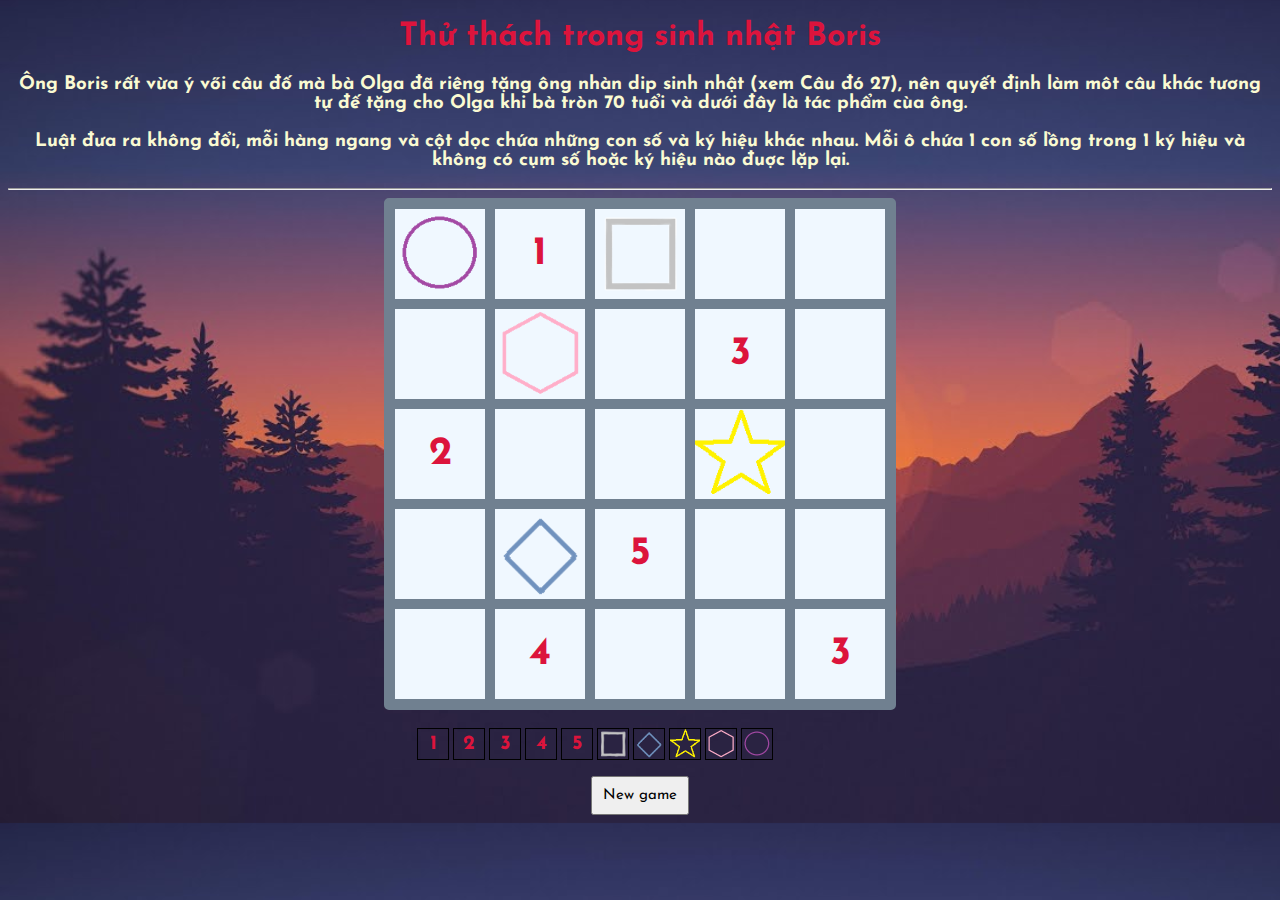
<file: index.html>
<!DOCTYPE html> 
<html>
<head>
	<title> S44 </title>
	<link rel="preconnect" href="https://fonts.googleapis.com">
    <link rel="preconnect" href="https://fonts.gstatic.com" crossorigin>
    <link href="https://fonts.googleapis.com/css2?family=Comfortaa:wght@700&family=Dosis:wght@800&family=Josefin+Sans:wght@700&family=Nunito:wght@200&family=Rajdhani:wght@300&family=Roboto:wght@500&family=Signika+Negative:wght@300;700&family=Work+Sans:wght@100&display=swap" rel="stylesheet">
	<link rel="stylesheet" href="S44.css">
	<script src="S44.js"></script>
</head>
<body>
	<h1> Thử thách trong sinh nhật Boris </h1>
    <h3 style="color: lightgoldenrodyellow "> Ông Boris rất vừa ý vői câu đố mà bà Olga đã riêng tặng ông
        nhàn dip sinh nhật (xem Câu đó 27), nên quyết định làm
        môt câu khác tương tự đế tặng cho Olga khi bà tròn 70 tuổi
        và dưới đây là tác phẩm cùa ông. </h3>
        <h3 style="color:lightgoldenrodyellow "> Luật đưa ra không đổi, mỗi hàng ngang và cột dọc chứa
            những con số và ký hiệu khác nhau. Mỗi ô chứa 1 con số lồng trong 1 ký hiệu và không có cụm số hoặc ký hiệu nào đuợc
            lặp
            lại. </h3>
	<hr>
	<div id="board"> 
	</div>
    <br>
	<div id="digits">
    </div>
    <div class="win-message" id="winMessage">
        Chúc mừng! Bạn đã thắng game.
    </div>
    <button onclick="location.reload()" style="font-family: Josefin Sans, sans-serif; padding: 10px; font-size: 15px;">New game</button>
</body>
</html>
</file>
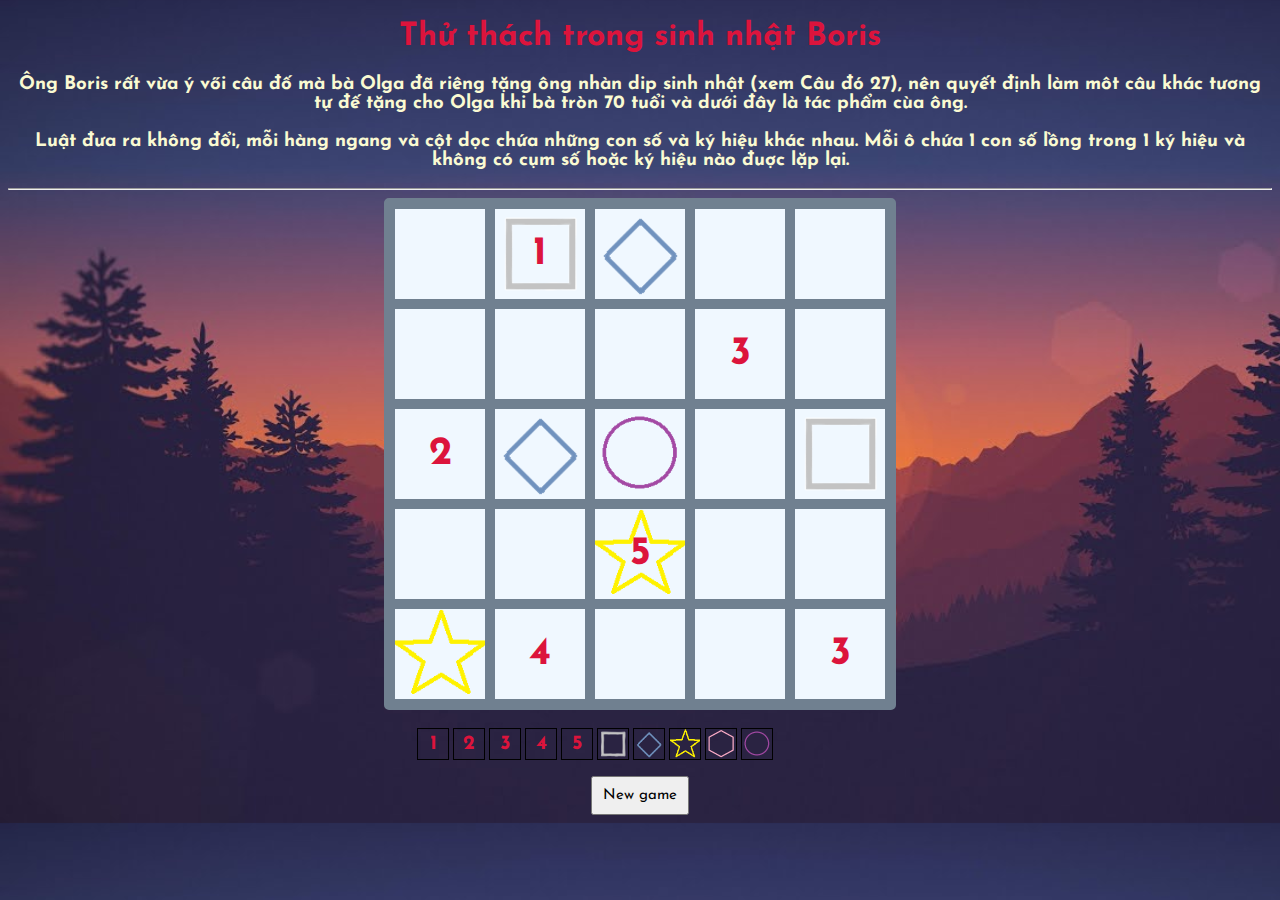
<file: S44.html>
<!DOCTYPE html> 
<html>
<head>
	<title> S44 </title>
	<link rel="preconnect" href="https://fonts.googleapis.com">
    <link rel="preconnect" href="https://fonts.gstatic.com" crossorigin>
    <link href="https://fonts.googleapis.com/css2?family=Comfortaa:wght@700&family=Dosis:wght@800&family=Josefin+Sans:wght@700&family=Nunito:wght@200&family=Rajdhani:wght@300&family=Roboto:wght@500&family=Signika+Negative:wght@300;700&family=Work+Sans:wght@100&display=swap" rel="stylesheet">
	<link rel="stylesheet" href="S44.css">
	<script src="S44.js"></script>
</head>
<body>
	<h1> Thử thách trong sinh nhật Boris </h1>
    <h3 style="color: lightgoldenrodyellow "> Ông Boris rất vừa ý vői câu đố mà bà Olga đã riêng tặng ông
        nhàn dip sinh nhật (xem Câu đó 27), nên quyết định làm
        môt câu khác tương tự đế tặng cho Olga khi bà tròn 70 tuổi
        và dưới đây là tác phẩm cùa ông. </h3>
        <h3 style="color:lightgoldenrodyellow "> Luật đưa ra không đổi, mỗi hàng ngang và cột dọc chứa
            những con số và ký hiệu khác nhau. Mỗi ô chứa 1 con số lồng trong 1 ký hiệu và không có cụm số hoặc ký hiệu nào đuợc
            lặp
            lại. </h3>
	<hr>
	<div id="board"> 
	</div>
    <br>
	<div id="digits">
    </div>
    <div class="win-message" id="winMessage">
        Chúc mừng! Bạn đã thắng game.
    </div>
    <button onclick="location.reload()" style="font-family: Josefin Sans, sans-serif; padding: 10px; font-size: 15px;">New game</button>
</body>
</html>
</file>
<file: S44.css>
body {
	font-family: Josefin Sans, sans-serif;
	background-image: url('background.jpg');
    background-size:cover;
    color: crimson;
	text-align: center;
}
#board {
	background-color: aliceblue;
    background-size:cover;
	width: 500px;
	height: 500px;
	border-radius: 5px;
	border: 6px solid slategray;
	margin: 0 auto;
	display: flex;
	flex-wrap: wrap;
}

.tile{
	width: 90px;
	height: 90px;
	border: 5px solid slategray;
	font-size: 40px;
	font-weight: bold;

	display: flex;
	justify-content: center;
	align-items: center;
}
#digits {
    width: 450px;
    height: 50px;

    margin: 0 auto;
    display: flex;
    flex-wrap: wrap;
}
.number {
    width: 30px; 
    height: 30px;
    border: 1px solid black;
    margin: 2px;

    /* Text */
    font-size: 20px;
    font-weight: bold;
    display: flex;
    justify-content: center;
    align-items: center;
}

.number-selected {
    background-color: gray;
}

.v6 {
    background-image: url('Square.png');
    background-size: cover;
}

.v7 {
    background-image: url('50Square.png');
    background-size: cover;
}

.v8 {
    background-image: url('Star.png');
    background-size: cover;
}

.v9 {
    background-image: url('6Angle.png');
    background-size: cover;
}

.v10 {
    background-image: url('Circle.png');
    background-size: cover;
}

.win-message {
    display: none;
    font-size: 24px;
    font-weight: bold;
    text-align: center;
    margin-top: 50px;
}
</file>
